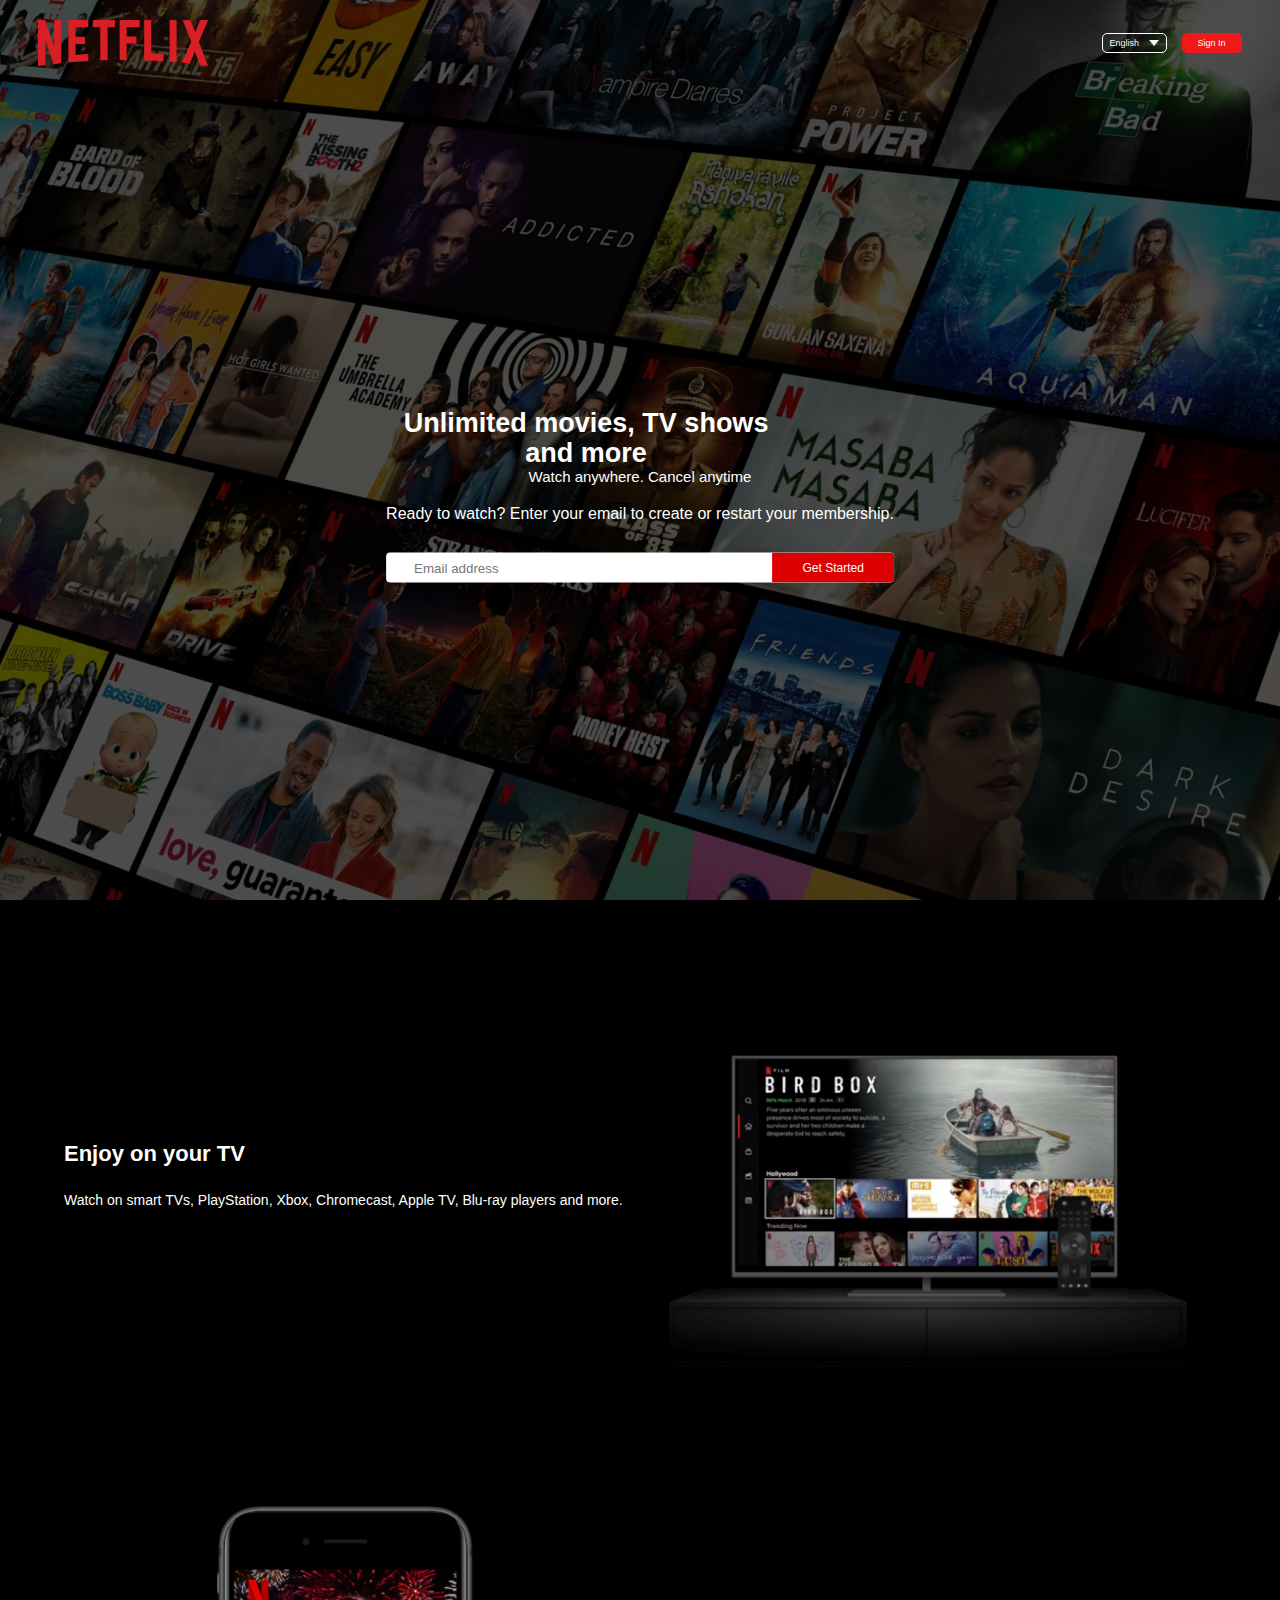
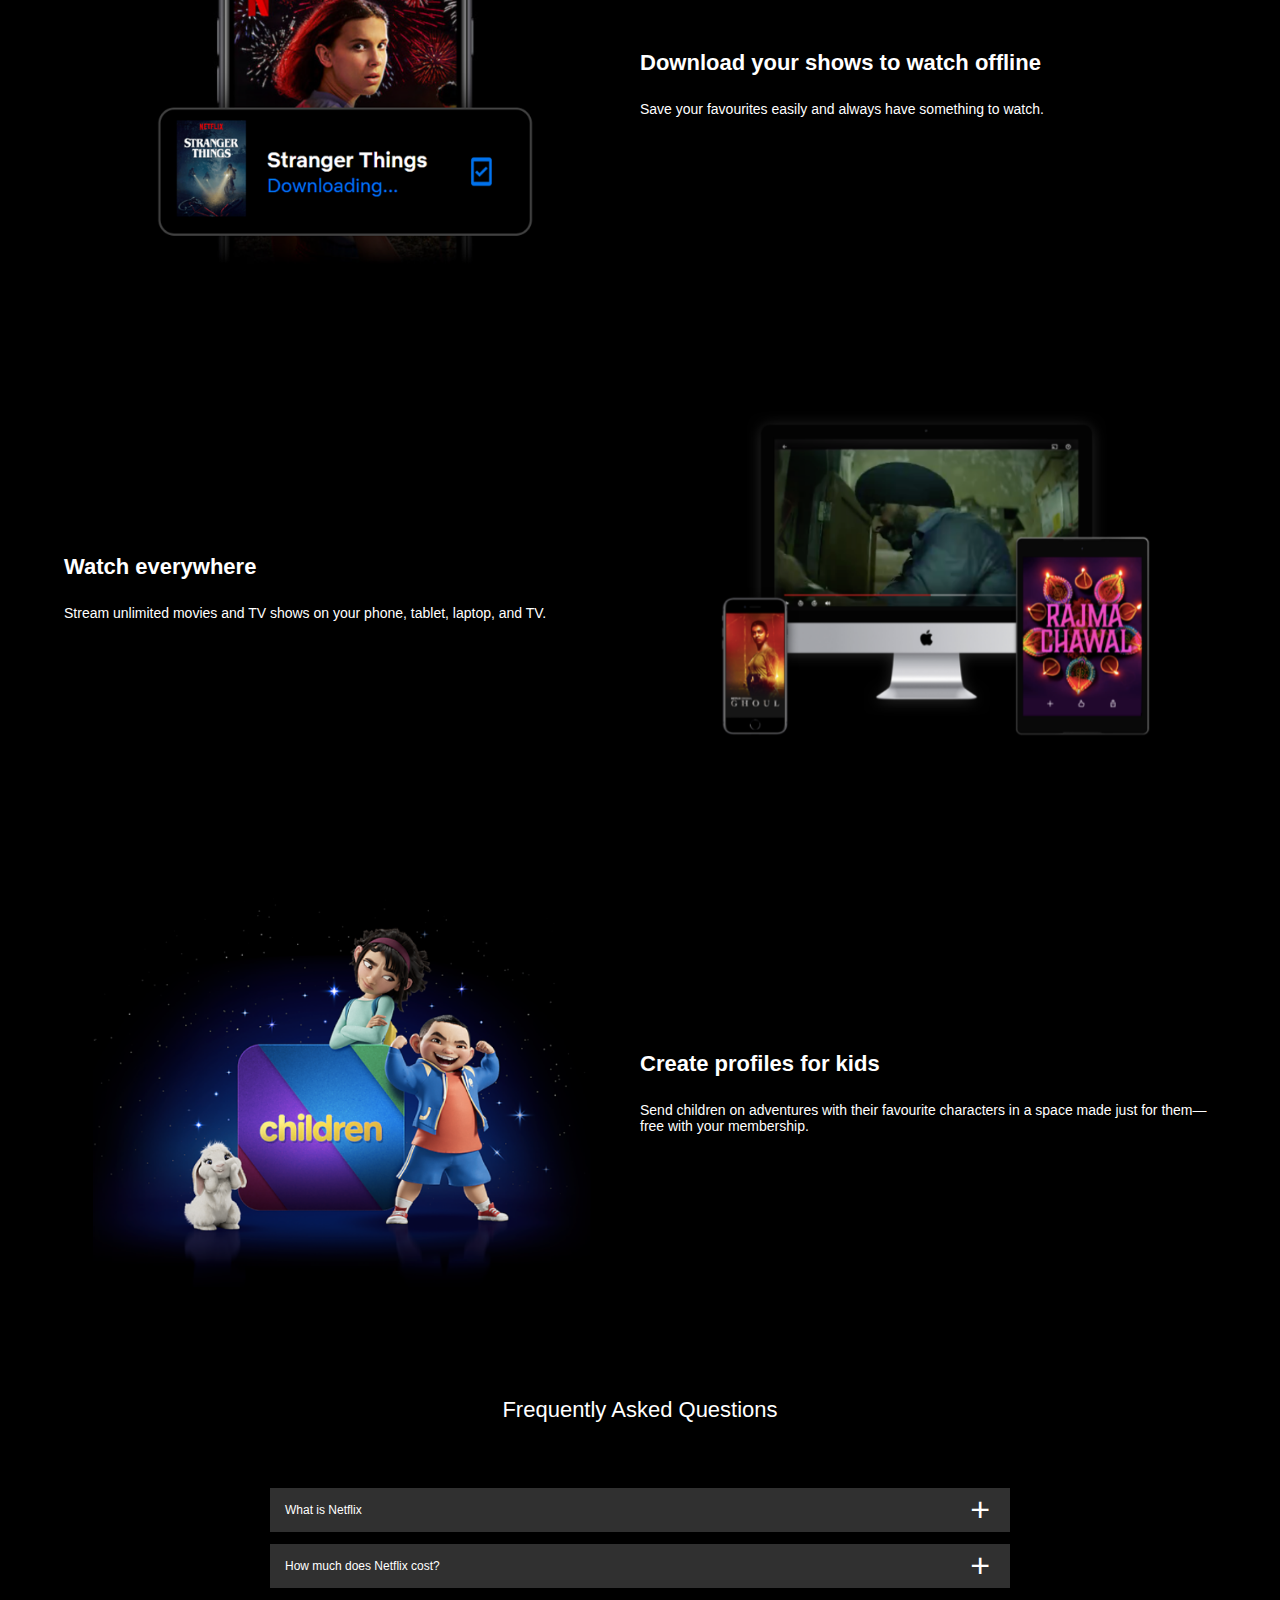
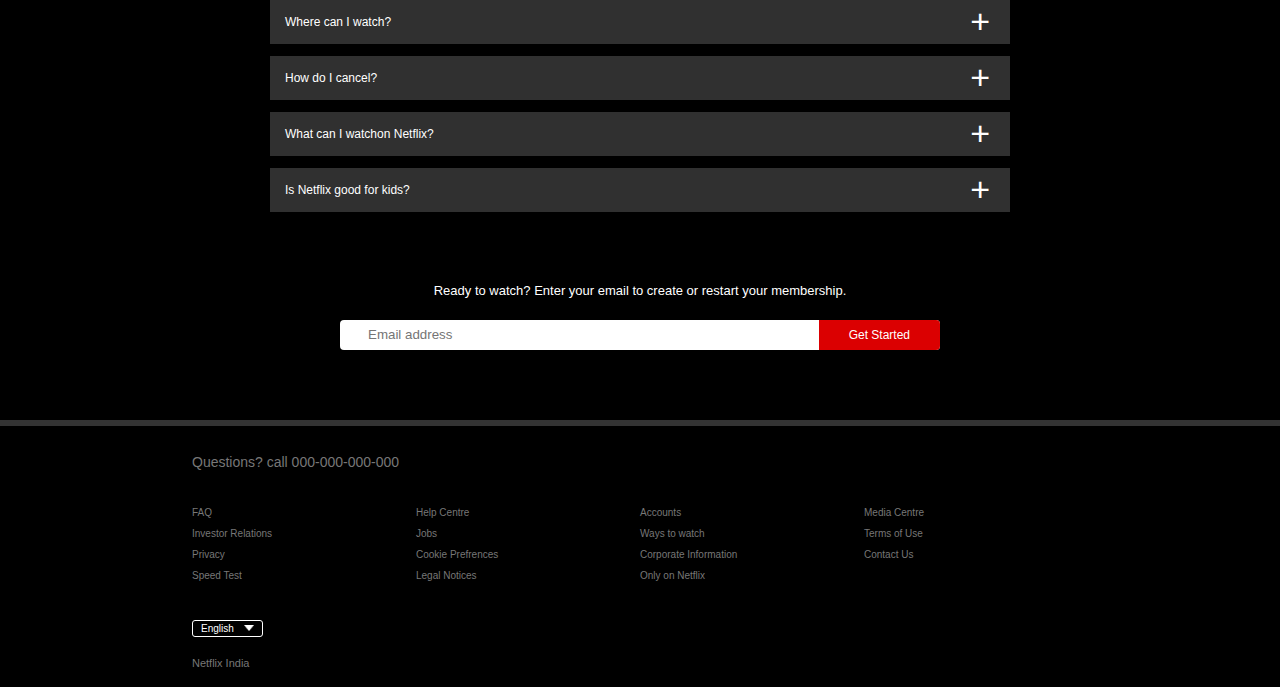
<file: Netflix- HTML & CSS/index.html>
<!DOCTYPE html>
<html lang="en">
<head>
    <meta charset="UTF-8">
    <meta name="viewport" content="width=device-width, initial-scale=1.0">
    <title>Netflix Website</title>
    <link rel="stylesheet" href="style.css">
</head>
<body>
   <div class="header">
   <nav>
    <img src="images/logo.png" class="logo">
    <div>
        <button class="language-btn">
            English <img src="images/down-icon.png" >
        </button>
        <button>Sign In</button>
    </div>
    
   </nav>
   <div class="header-content">
    <h1>Unlimited movies, TV shows and more</h1>
    <h3>Watch anywhere. Cancel anytime</h3>
    <p>Ready to watch? Enter your email to create or restart your membership.</p>
    <form class="email-signup">
        <input type="email" placeholder="Email address" required>
        <button type="submit">Get Started</button>
    </form>
   </div>
</div>
<div class="features">
    <div class="row">
        <div class="text-col">
            <h2>Enjoy on your TV</h2>
            <p>Watch on smart TVs, PlayStation, Xbox, Chromecast, Apple TV, Blu-ray players and more.</p>
        </div>
        <div class="img-col">
            <img src="images/feature-1.png" >
        </div>
    </div>
    
        <div class="row">
            <div class="img-col">
                <img src="images/feature-2.png" >
            </div>
            <div class="text-col">
                <h2>Download your shows to watch offline</h2>
                <p>Save your favourites easily and always have something to watch.</p>
    
            </div>
           
        </div>
        
            <div class="row">
                <div class="text-col">
                    <h2>Watch everywhere</h2>
                    <p>Stream unlimited movies and TV shows on your phone, tablet, laptop, and TV.</p>
        
                </div>
                <div class="img-col">
                    <img src="images/feature-3.png" >
                </div>
            </div>
            
                <div class="row">
                    <div class="img-col">
                        <img src="images/feature-4.png" >
                    </div>
                    <div class="text-col">
                        <h2>Create profiles for kids</h2>
                        <p>Send children on adventures with their favourite characters in a space made just for them—free with your membership.</p>
            
                    </div>
                    
                </div>
               
</div>
<div class="faq">
    <h2>Frequently Asked Questions</h2>
     <ul class="accordion">
        <li>
            <input type="radio" name="accordion" id="first">
            <label for="first">What is Netflix</label>
             <div class="content">
                <p>Lorem ipsum dolor sit amet consectetur, adipisicing elit. Pariatur, dolor nisi perspiciatis quaerat dolorem corrupti deleniti nihil est quos! Totam!</p>
             </div>
        </li>
        <li>
            <input type="radio" name="accordion" id="second">
            <label for="second">How much does Netflix cost?</label>
             <div class="content">
                <p>Lorem, ipsum dolor sit amet consectetur adipisicing elit. Animi ipsam nulla, consequatur enim et nostrum nihil vel voluptate voluptatibus optio.</p>
             </div>
        </li>
        <li>
            <input type="radio" name="accordion" id="third">
            <label for="third">Where can I watch?</label>
             <div class="content">
                <p>Lorem ipsum dolor, sit amet consectetur adipisicing elit. Vero exercitationem corrupti quam cupiditate autem quisquam! Deleniti illum ipsum nostrum. Quas.</p>
             </div>
        </li>
        <li>
            <input type="radio" name="accordion" id="fourth">
            <label for="fourth">How do I cancel?</label>
             <div class="content">
                <p>Lorem ipsum dolor sit amet consectetur adipisicing elit. Dolor quasi possimus, recusandae mollitia voluptate obcaecati quaerat aliquam rerum beatae odit.</p>
             </div>
        </li>
        <li>
            <input type="radio" name="accordion" id="fifth">
            <label for="fifth">What can I watchon Netflix?</label>
             <div class="content">
                <p>Lorem ipsum dolor sit amet consectetur adipisicing elit. Eius fugiat vel beatae sapiente, tempore repellat minus commodi omnis velit est.</p>
             </div>
        </li>
        <li>
            <input type="radio" name="accordion" id="sixth">
            <label for="sixth">Is Netflix good for kids?</label>
             <div class="content">
                <p>Lorem ipsum dolor sit amet consectetur adipisicing elit. Reiciendis quo accusantium veniam harum distinctio. Itaque unde distinctio amet rerum blanditiis.</p>
             </div>
        </li>
     </ul>
     <small>Ready to watch? Enter your email to create or restart your membership.

     </small>
     <form class="email-signup">
        <input type="email" placeholder="Email address" required>
        <button type="submit">Get Started</button>
    </form>
</div>
<div class="footer">
    <h2>Questions? call 000-000-000-000</h2>
    <div class="row">
        <div class="col">
            <a href="#">FAQ</a>
            <a href="#">Investor Relations</a>
            <a href="#">Privacy</a>
            <a href="#">Speed Test</a>
        </div>
        <div class="col">
            <a href="#">Help Centre</a>
            <a href="#">Jobs</a>
            <a href="#">Cookie Prefrences</a>
            <a href="#">Legal Notices</a>
        </div>
        <div class="col">
            <a href="#">Accounts</a>
            <a href="#">Ways to watch</a>
            <a href="#">Corporate Information</a>
            <a href="#">Only on Netflix</a>
        </div>
        <div class="col">
            <a href="#">Media Centre</a>
            <a href="#">Terms of Use</a>
            <a href="#">Contact Us</a>
            
        </div>
    </div>
    <button class="language-btn">
        English <img src="images/down-icon.png" >
    </button>
    <p class="copyright-txt">Netflix India</p>
</div>
</body>
</html>
</file>
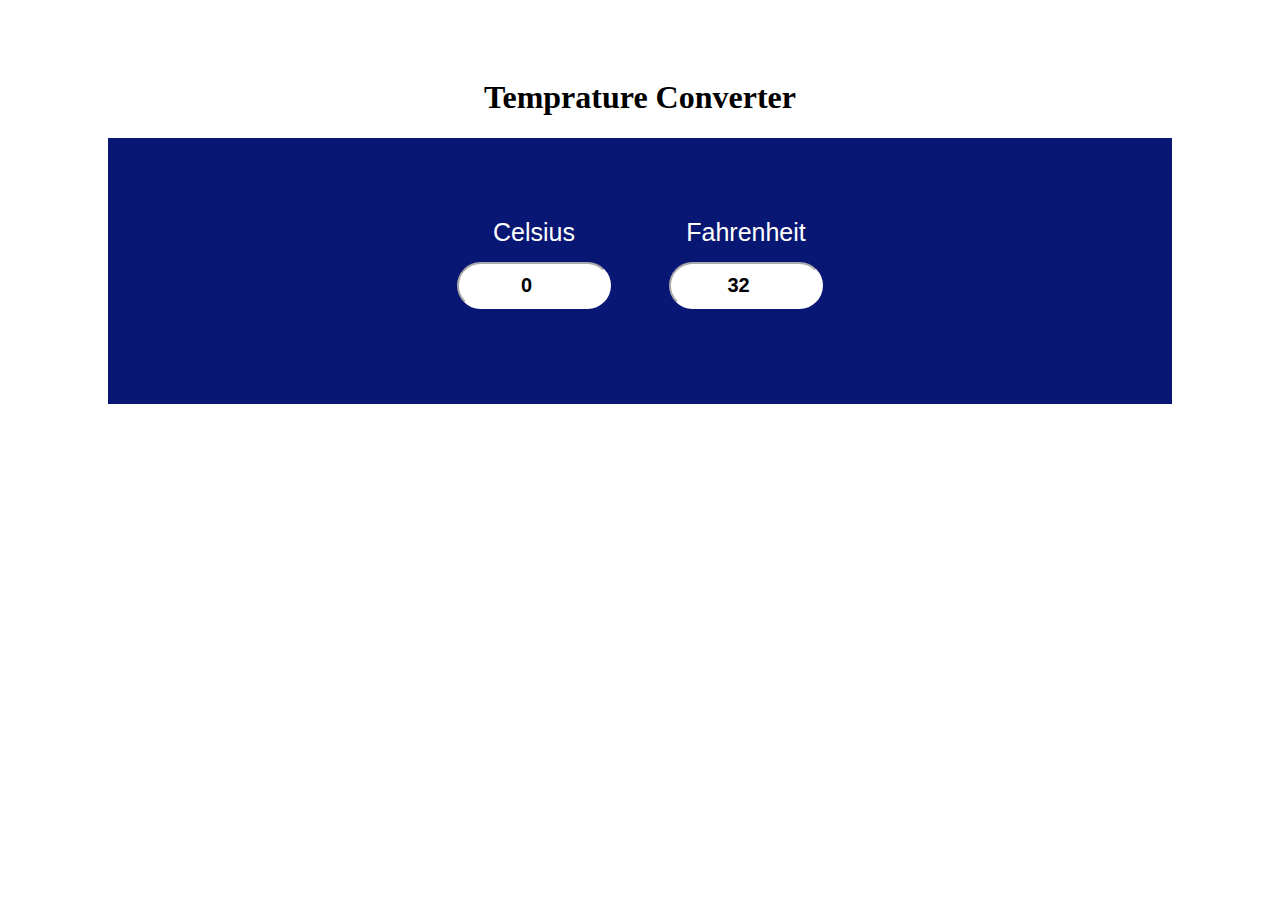
<file: Temprature Converter Project HCJ/index.html>
<!DOCTYPE html>
<html lang="en">
<head>
    <meta charset="UTF-8">
    <meta name="viewport" content="width=device-width, initial-scale=1.0">
    <title>Temprature Converter</title>
    <link rel="stylesheet" href="style.css">
    
</head>
<body>
    <h1>Temprature Converter</h1> 
    <script src="script.js"></script>   
    <div id="container">
        <div class="input-div">
            <label> Celsius</label><br>
        <input type="number"  value="0" id="cel" class="inp">
        </div>

        <div class="input-div">
            <label>Fahrenheit</label><br>
        <input type="number"  value="32" id="fah" class="inp">
        </div>    
        
    </div>   
</body>
</html>
</file>
<file: Netflix- HTML & CSS/style.css>
*{
    margin: 0;
    padding: 0;
    font-family: 'Trebuchet MS', 'Lucida Sans Unicode', 'Lucida Grande', 'Lucida Sans', Arial, sans-serif;
    box-sizing: border-box;
}
body{
    background: rgb(0, 0, 0);
    color: white;
}
.header{
      width: 100%;
      height: 100vh;
      background-image: linear-gradient(rgba(0,0,0,0.6),rgba(0,0,0,0.6)), url(images/1.jpg);
      background-size: cover;
      background-position: center;
      padding: 10px 3%;
      position: relative;
}

nav{
    display: flex;
    align-items: center;
    justify-content: space-between;
    padding: 10px 0;
    
}

.logo{
    width: 170px;
    cursor: pointer;
}

nav button{
    border: 0;
    outline: 0;
    background: rgb(239, 25, 25);
    color: #fff;
    padding: 5px 16px;
    font-size: 9px;
    border-radius:5px ;
    margin-left: 10px;
    cursor: pointer;
}
.language-btn{
    display: inline-flex;
    align-items:center ;
    background: transparent;
    border: 1px solid #fff;
    padding: 4px 7px;
}

.language-btn img{
    width: 10px;
    margin-left: 10px;
}
.header-content{
    position: absolute;
    top: 50%;
    left: 50%;
    transform: translate(-50%,-50%);
    text-align: center;
    margin-top: 45px;
    margin-bottom: auto;
}
.header-content h1{
     font-size: 27px;
     line-height: 30px;
     font-weight: 600;
     max-width: 400px ;
}
.header-content h3{
    font-weight: 400;
    margin-bottom: 20px;
    font-size: 15px;
}
.email-signup{
    background: #fff;
    border-radius: 4px;
    display: flex;
    align-items: center;
    margin-top: 30px;
    overflow: hidden;
}
.email-signup input{
    flex: 1;
    border: 0;
    outline: 0;
    margin-left: 20px;
    padding: 2px 8px;

}
.email-signup button{
    background: #db0001;
    border: 0;
    outline: 0;
    color: #fff;
    font-size: 12px;
    cursor: pointer;
    padding: 8px 30px;
    
}
/* ------------------FEATURES -----------------------*/


.features{
      padding: 30px 5%;
      font-size: 14px;
}
.row{
    display: flex;
    width: 100%;
    align-items: center;
    flex-wrap: wrap;
    padding: 50px 0;
}
.text-col{
    flex-basis: 50%;
    margin-bottom: 20px;
}

.text-col p{
    padding-top: 10px;
}

.img-col{
    flex-basis: 50%;
    margin-bottom: 20px;
}
.img-col img{
    display: block;
    width: 90%;
    margin: auto;

}
.features h2{
    font-size: 22px;
    font-weight: 550;
    margin-bottom: 15px;
}


/*-----------FAQ------------*/
.faq{
    padding: 10px 12%;
    text-align: center;
    font-size: 18px;
}
.faq h2{
    font-weight: 500;
    font-size: 22px;
}
.accordion{
    margin: 60px auto;
    width: 100%;
    max-width: 750px;
}
.accordion li{
    list-style: none;
    width: 100%;
    padding: 5px;
}
.accordion li label{
    display: flex;
    align-items: center;
    padding: 15px;
    font-size: 12px;
    font-weight: 500;
    background: #303030;
    margin-bottom: 2px;
    cursor: pointer;
    position: relative;
}
label::after{
    content: '+';
    font-size: 34px;
    position: absolute;
    right: 20px;
    transition: transform 0.5s;
}
input[type="radio"]{
    display: none;
}
.accordion .content{
    background: #303030;
    text-align: left;
    padding: 0 20px;
    max-height: 0;
    overflow: hidden;
    transition: max-height 0.5s, padding 0.5s;
    font-size: 11px;
}
.accordion input[type="radio"]:checked+label+ .content{
    max-height: 600px;
    padding: 30px 20px;
}
.accordion input[type="radio"]:checked + label::after{
    transform: rotate(135deg);

}
.faq .email-signup{
    max-width: 600px;
    margin: 20px auto 60px;
}
.faq small{
    font-size: 13px;
}
/*--------------- FOOTER--------------*/
.footer{
    padding: 28px 15% 8px;
    border-top: 6px solid #333;
    color: #777;
}
.footer h2{
    font-size: 14px;
    font-weight: 400;
    margin-bottom: 30px;
}
.footer .col{
    flex-basis: 25%;
    flex-grow: 1;
    margin-bottom: 20px;
}
.footer .col a{
    display: block;
    text-decoration: none;
    color: #777;
    font-size: 10px;
    margin-bottom: 10px;
}
.footer .row{
    align-items: flex-start;
    padding: 7px 0;
}
.footer .language-btn{
    color: #fff;
    padding: 2px 8px;
    border-radius: 3px;
    font-size: 10px;
}
.copyright-txt{
     font-size: 11px;
     margin-top: 20px;
     margin-bottom: 10px;
}

/*-----------media-queries-for-small-screen-----------*/
@media only screen and (max-width: 400px){
     .logo{
        width: 90px;
     }
     nav button{
        padding: 5px 10px;
     }
     nav .language-btn{
        padding: 4px 8px;
     }
     .text-col, .img-col{
        flex-basis: 100%;
     }
    .row:nth-child(2), .row:nth-child(4){
        flex-direction: column-reverse;
     }
     .accordion .content{
        font-size: 10px;
     }
     .accordion .content .p {
        font-size: 12px;
     }
     .accordion li label{
        padding: 15px;
        font-size: 12px;
        width: 210px;
        align-items: flex-start;
     }
     label::after{
        font-size: 20px;
     }
     
    }
</file>
<file: Temprature Converter Project HCJ/style.css>
body{
    padding: 50px  100px;
    background-color: rgb(255, 255, 255);
}
h1{
    text-align: center;
    text-shadow: 4;
    color: rgb(0, 0, 0);   
}
#container{
    text-align: center;
    background-color: rgb(9, 23, 116);
    padding: 80px;
}

.input-div{
    display: inline-block;
    padding-inline: 12px;
   
}
.inp{
    padding: 10px 20px;
    border-radius: 25px;
    border-color: rgb(255, 255, 255);
    width: 110px;
    margin: 15px;
    font-size: 20px;
    font-weight: bold;
    text-align: center;
}
label{
    font-size: 25px;
    color: rgb(255, 255, 255);
    font-family: Verdana, Geneva, Tahoma, sans-serif;

}
</file>
